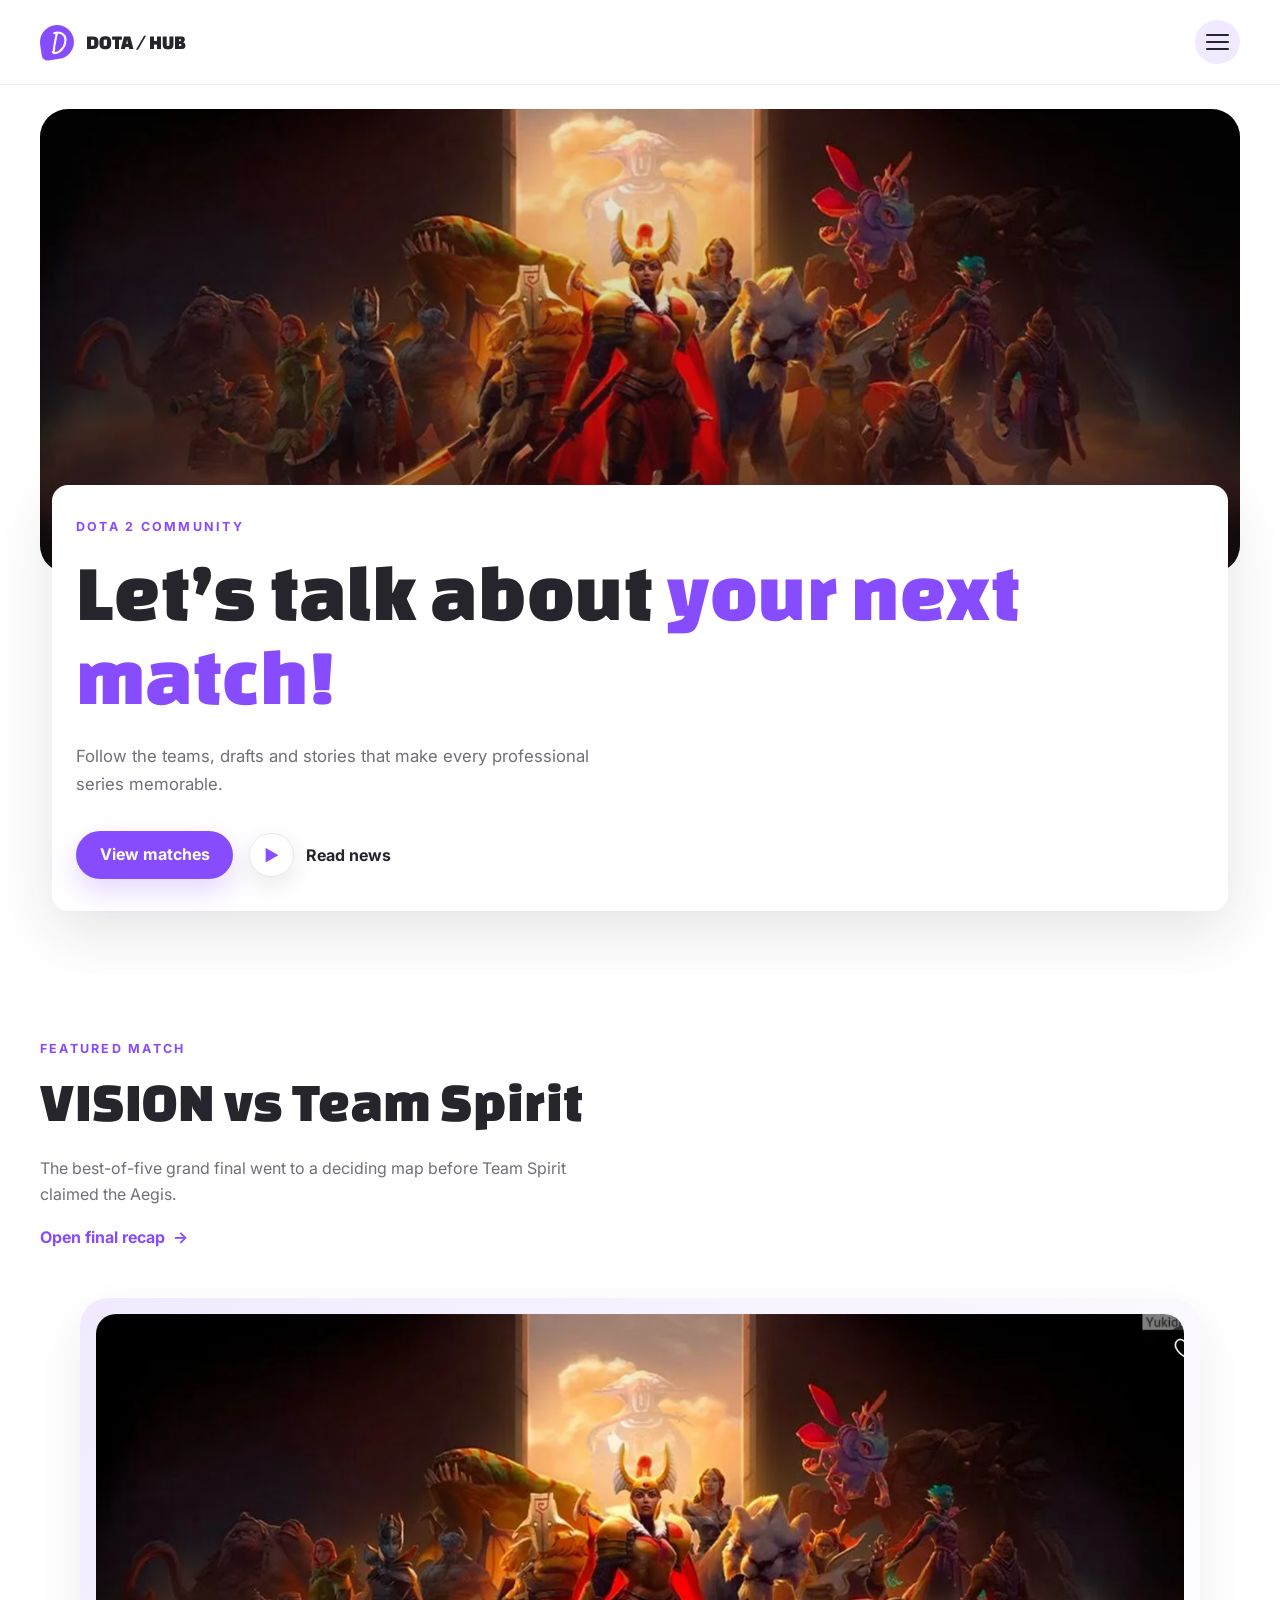
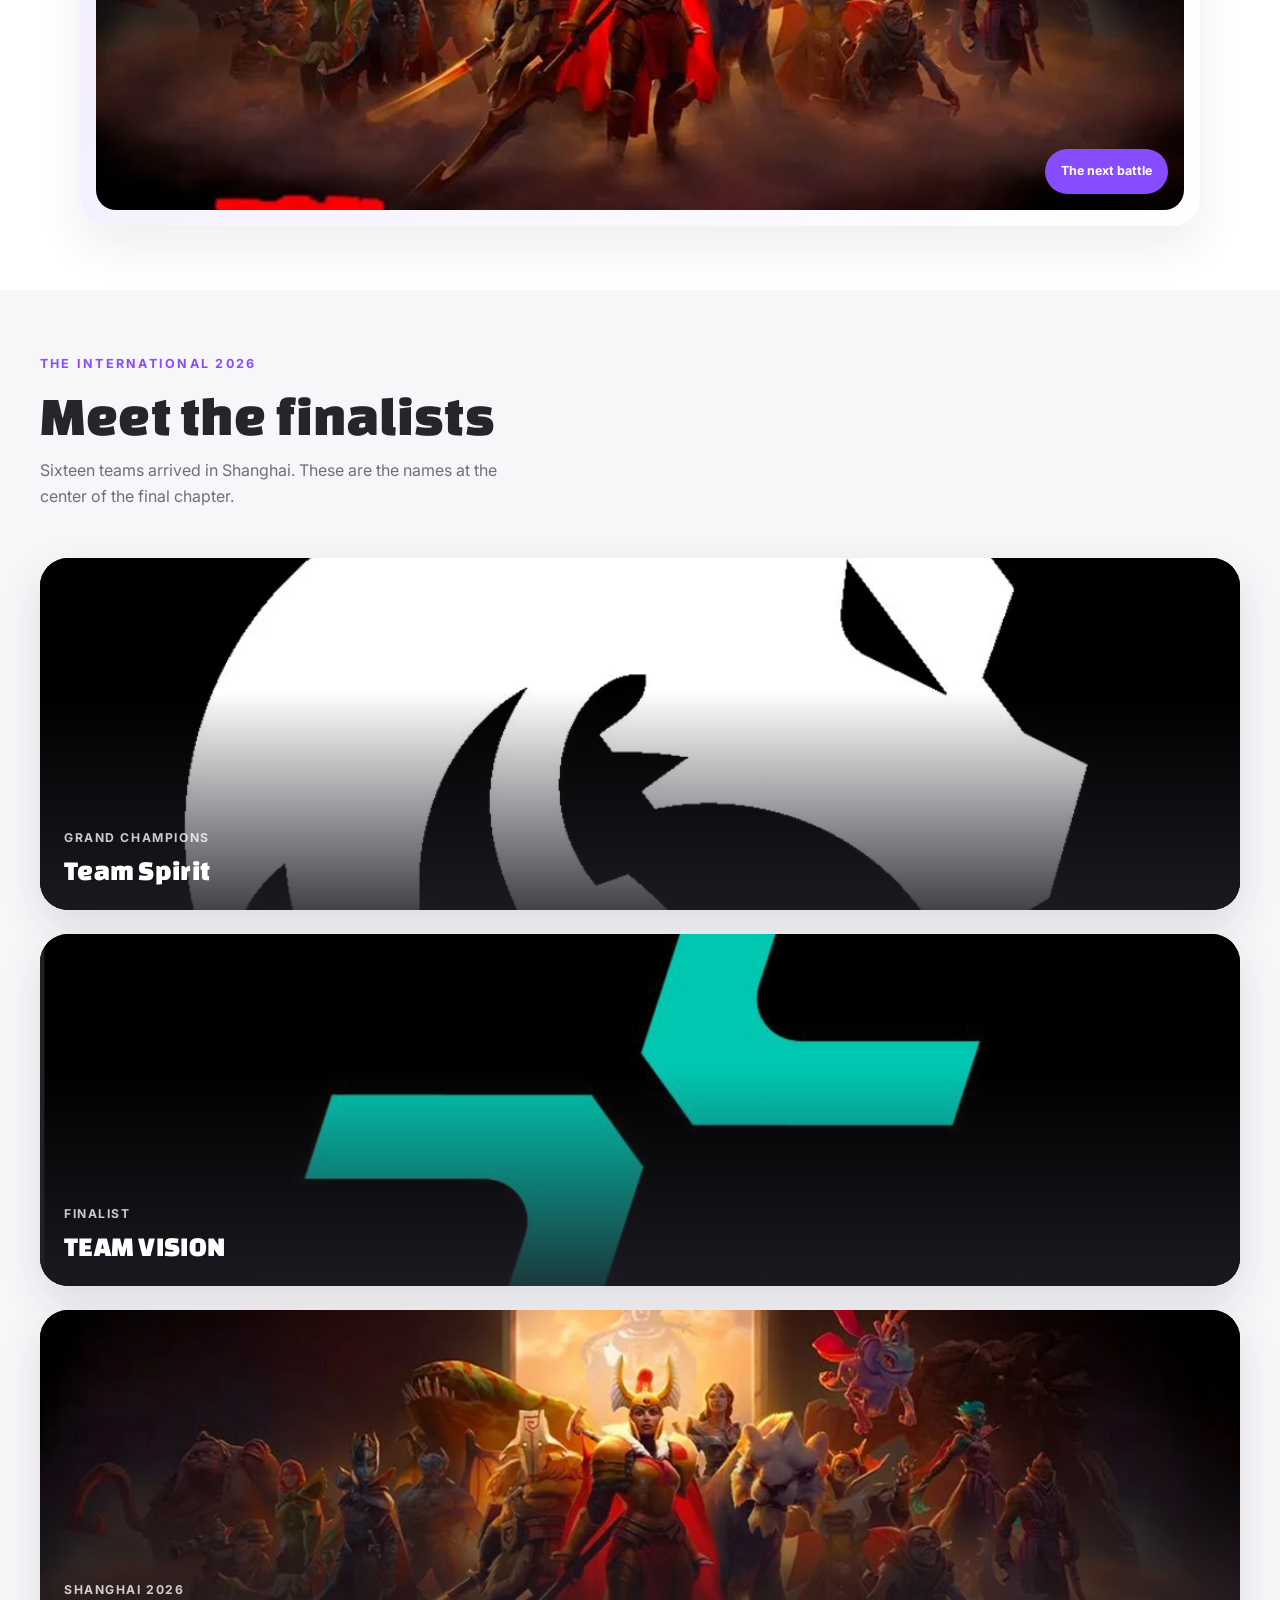
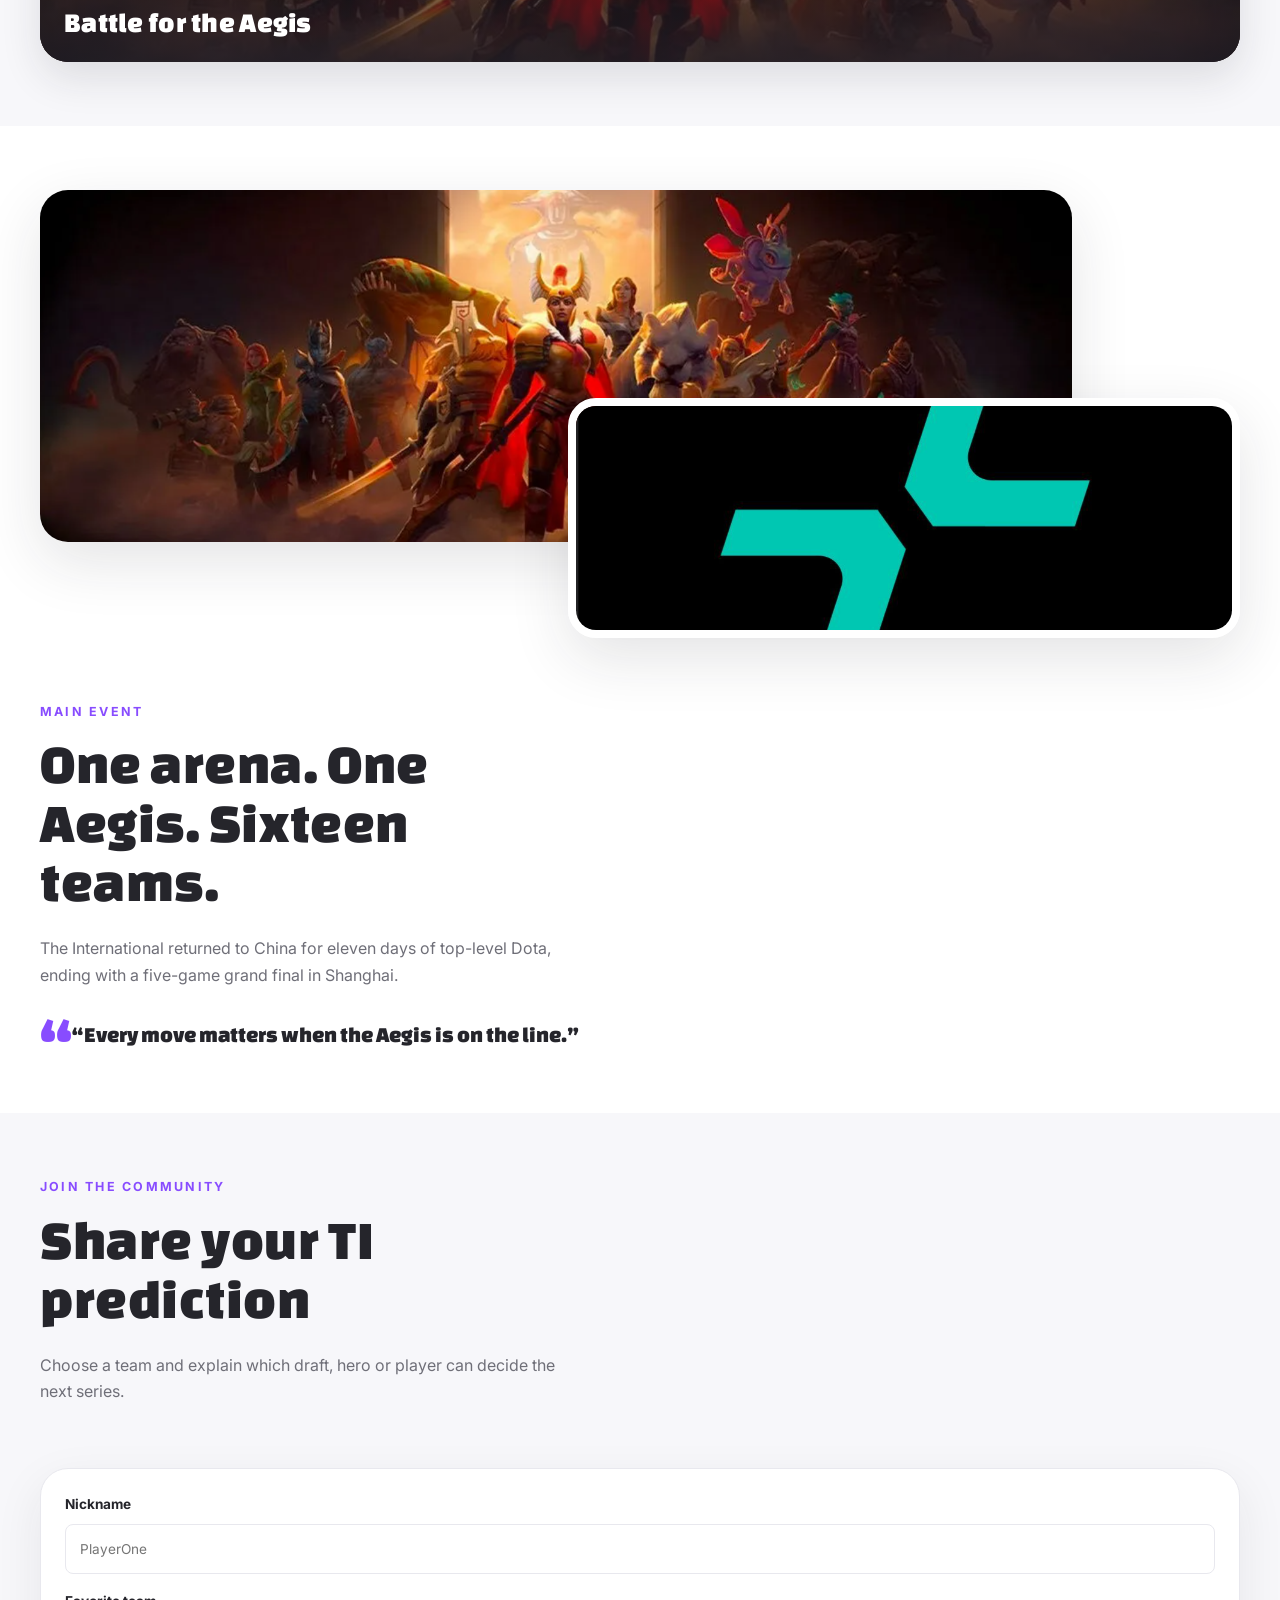
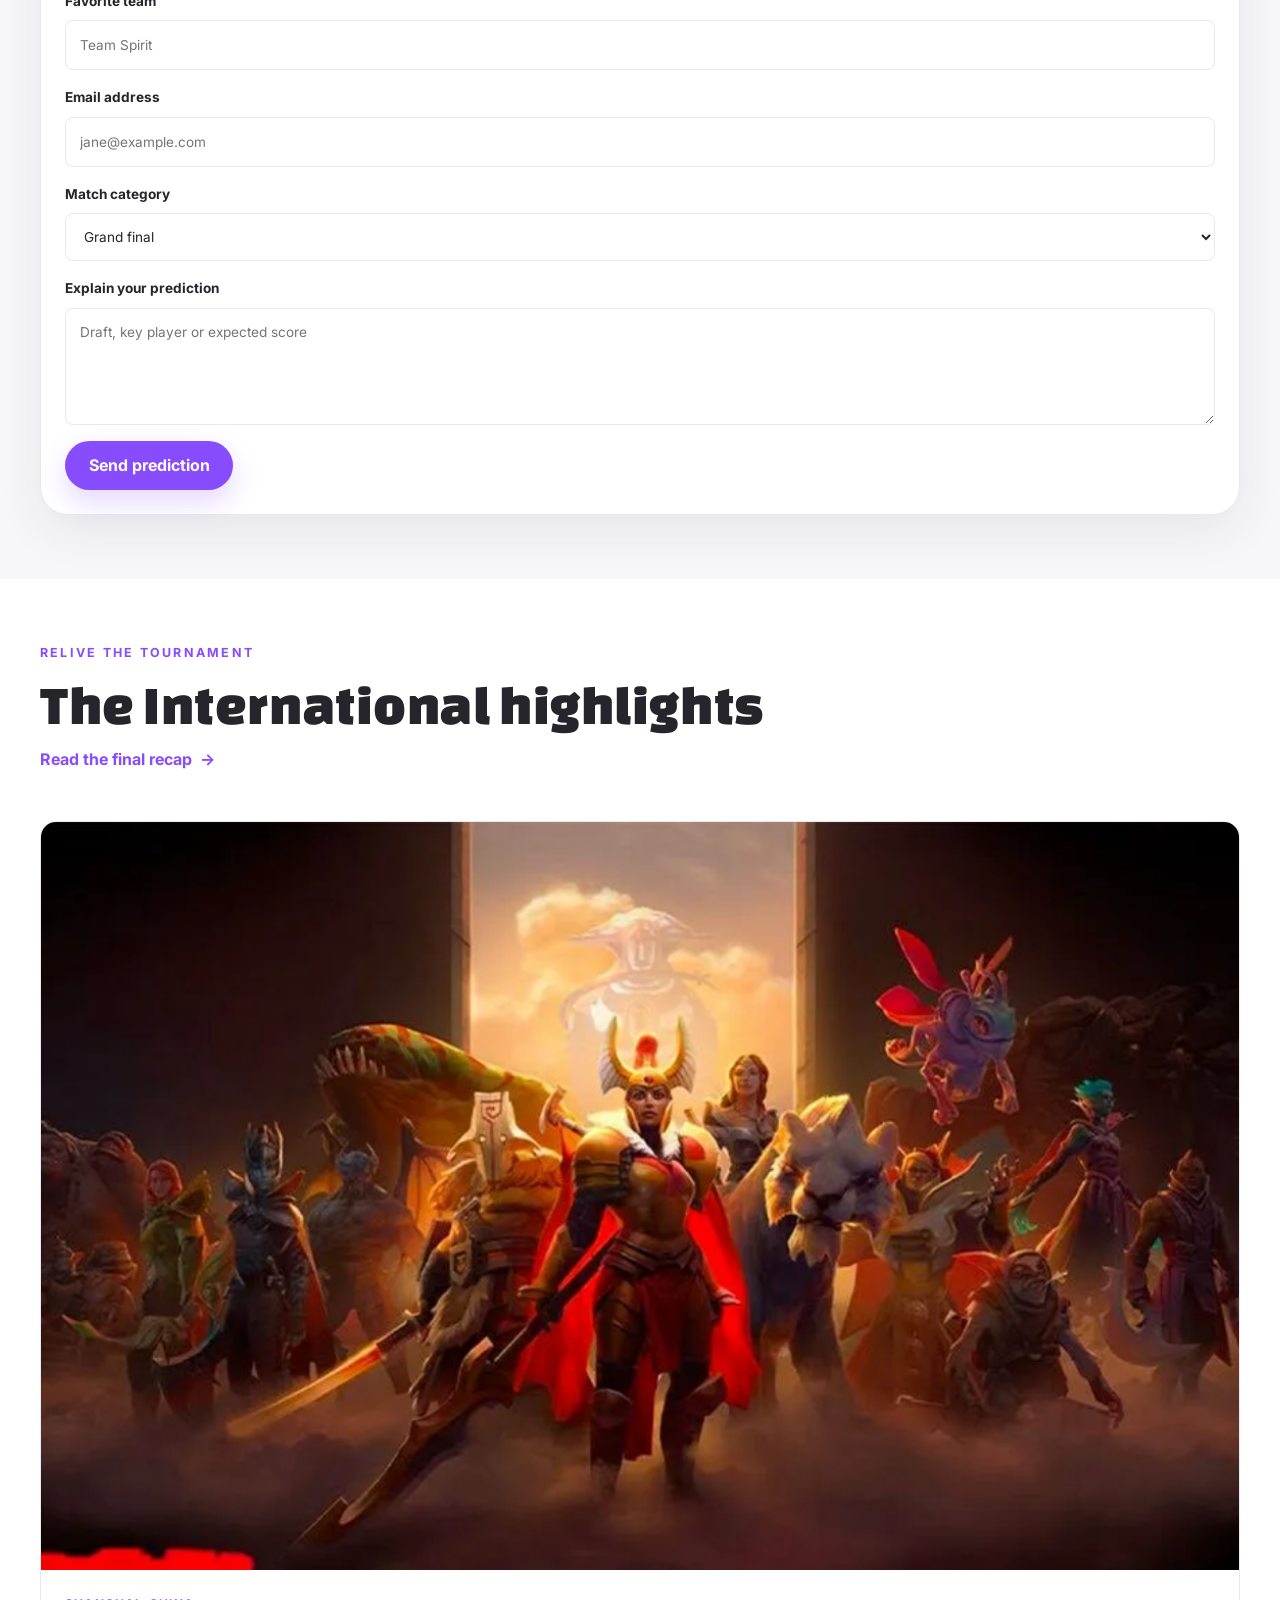
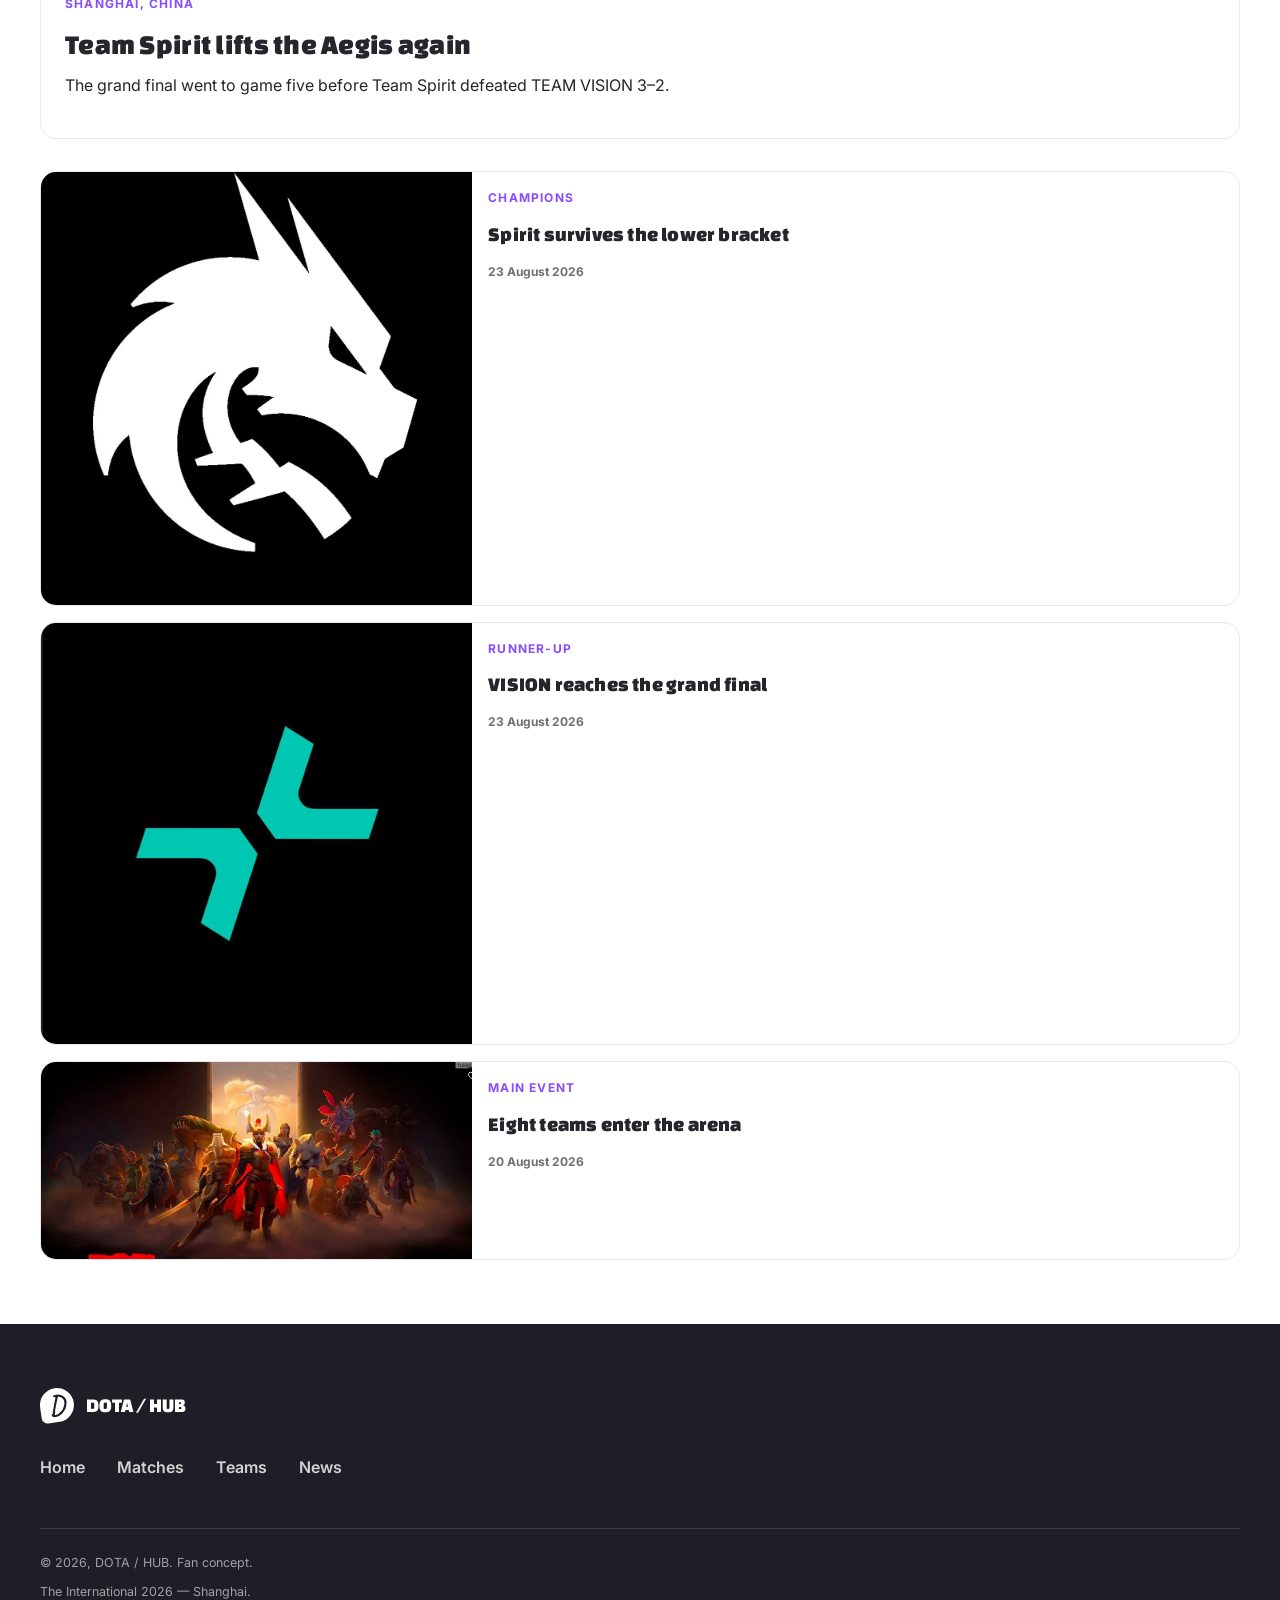
<file: index.html>
<!doctype html>
<html lang="en">
<head>
  <meta charset="utf-8">
  <meta name="viewport" content="width=device-width, initial-scale=1">
  <meta name="description" content="DOTA / HUB — The International 2026 matches, finalists and stories from Shanghai.">
  <title>The International 2026 — DOTA / HUB</title>
  <link rel="preconnect" href="https://fonts.googleapis.com">
  <link rel="preconnect" href="https://fonts.gstatic.com" crossorigin>
  <link href="https://fonts.googleapis.com/css2?family=Caveat:wght@600&family=Changa+One:ital@0;1&family=Inter:wght@400;500;600;700&display=swap" rel="stylesheet">
  <link rel="stylesheet" href="./css/style.css">
</head>
<body>
  <a class="skip-link" href="#main">Skip to main content</a>

  <header class="site-header">
    <div class="container site-header__inner">
      <a class="logo" href="./index.html" aria-label="DOTA HUB home">
        <span class="logo__mark" aria-hidden="true">D</span>
        <span>DOTA / HUB</span>
      </a>

      <nav class="site-nav site-nav--desktop" aria-label="Main navigation">
        <ul class="site-nav__list">
          <li><a class="site-nav__link is-active" href="./index.html" aria-current="page">Home</a></li>
          <li><a class="site-nav__link" href="#matches">Matches</a></li>
          <li><a class="site-nav__link" href="#teams">Teams</a></li>
          <li><a class="site-nav__link" href="./blog.html">News</a></li>
        </ul>
      </nav>

      <nav class="site-header__actions" aria-label="Quick actions">
          <a class="icon-link" href="#highlights" aria-label="Open tournament highlights">
          <svg viewBox="0 0 24 24" fill="none" stroke="currentColor" stroke-linecap="round" stroke-width="1.8" aria-hidden="true"><circle cx="11" cy="11" r="6.5"></circle><path d="m16 16 4 4"></path></svg>
        </a>
        <a class="avatar-link" href="#teams" aria-label="Open team section"><img src="./img/vision-logo.png" alt="" width="1080" height="1080"></a>
      </nav>

      <details class="mobile-menu">
        <summary aria-label="Open navigation"><span></span><span></span><span></span></summary>
        <nav aria-label="Mobile navigation">
          <ul>
            <li><a href="./index.html" aria-current="page">Home</a></li>
            <li><a href="#matches">Matches</a></li>
            <li><a href="#teams">Teams</a></li>
            <li><a href="./blog.html">News</a></li>
          </ul>
        </nav>
      </details>
    </div>
  </header>

  <main id="main">
    <section class="hero" aria-labelledby="hero-title">
      <div class="container hero__layout">
        <div class="hero__media">
          <img src="./img/dota-heroes.png" alt="Dota 2 heroes preparing for battle" width="1612" height="734">
        </div>
        <div class="hero__card">
          <p class="eyebrow">Dota 2 community</p>
          <h1 id="hero-title">Let’s talk about <em>your next match!</em></h1>
          <p>Follow the teams, drafts and stories that make every professional series memorable.</p>
          <div class="hero__actions">
            <a class="button button--primary" href="#matches">View matches</a>
            <a class="play-link" href="./blog.html"><span aria-hidden="true">▶</span> Read news</a>
          </div>
        </div>
      </div>
    </section>

    <section class="featured section" id="matches" aria-labelledby="featured-title">
      <div class="container split-layout">
        <div class="section-copy">
          <p class="eyebrow">Featured match</p>
          <h2 id="featured-title">VISION vs Team Spirit</h2>
          <p>The best-of-five grand final went to a deciding map before Team Spirit claimed the Aegis.</p>
          <a class="text-link" href="./blog.html">Open final recap <span aria-hidden="true">→</span></a>
        </div>
        <figure class="map-card">
          <img src="./img/dota-heroes.png" alt="Dota 2 heroes on the battlefield" width="1612" height="734">
          <figcaption>The next battle</figcaption>
        </figure>
      </div>
    </section>

    <section class="destinations section section--tint" id="teams" aria-labelledby="destinations-title">
      <div class="container">
        <div class="section-heading">
          <div>
            <p class="eyebrow">The International 2026</p>
            <h2 id="destinations-title">Meet the finalists</h2>
          </div>
          <p>Sixteen teams arrived in Shanghai. These are the names at the center of the final chapter.</p>
        </div>
        <ul class="destination-grid">
          <li>
            <article class="destination-card destination-card--tall">
              <img src="./img/team-spirit-logo.png" alt="Team Spirit logo" width="1080" height="1080" loading="lazy">
              <div class="destination-card__body"><p>Grand champions</p><h3>Team Spirit</h3></div>
            </article>
          </li>
          <li>
            <article class="destination-card">
              <img src="./img/vision-logo.png" alt="TEAM VISION logo" width="1080" height="1080" loading="lazy">
              <div class="destination-card__body"><p>Finalist</p><h3>TEAM VISION</h3></div>
            </article>
          </li>
          <li>
            <article class="destination-card">
              <img src="./img/dota-heroes.png" alt="Dota 2 heroes assembled for The International" width="1612" height="734" loading="lazy">
              <div class="destination-card__body"><p>Shanghai 2026</p><h3>Battle for the Aegis</h3></div>
            </article>
          </li>
        </ul>
      </div>
    </section>

    <section class="community section" id="highlights" aria-labelledby="community-title">
      <div class="container community__layout">
        <div class="community__collage">
          <img class="community__photo community__photo--main" src="./img/dota-heroes.png" alt="Dota 2 hero lineup" width="1612" height="734" loading="lazy">
          <img class="community__photo community__photo--small" src="./img/vision-logo.png" alt="TEAM VISION logo" width="1080" height="1080" loading="lazy">
        </div>
        <div class="section-copy">
          <p class="eyebrow">Main event</p>
          <h2 id="community-title">One arena. One Aegis. Sixteen teams.</h2>
          <p>The International returned to China for eleven days of top-level Dota, ending with a five-game grand final in Shanghai.</p>
          <blockquote>“Every move matters when the Aegis is on the line.”</blockquote>
        </div>
      </div>
    </section>

    <section class="story-form section section--tint" id="prediction" aria-labelledby="story-form-title">
      <div class="container story-form__layout">
        <div class="section-copy">
          <p class="eyebrow">Join the community</p>
          <h2 id="story-form-title">Share your TI prediction</h2>
          <p>Choose a team and explain which draft, hero or player can decide the next series.</p>
        </div>
        <form class="story-form__card" action="#submitted">
          <div class="field-row">
            <label>Nickname<input type="text" name="nickname" autocomplete="nickname" placeholder="PlayerOne"></label>
            <label>Favorite team<input type="text" name="favorite-team" placeholder="Team Spirit"></label>
          </div>
          <label>Email address<input type="email" name="email" autocomplete="email" placeholder="jane@example.com"></label>
          <label>Match category
            <select name="category">
              <option>Grand final</option>
              <option>Main event</option>
              <option>Group stage</option>
            </select>
          </label>
          <label>Explain your prediction<textarea name="message" rows="4" placeholder="Draft, key player or expected score"></textarea></label>
          <button class="button button--primary" type="submit">Send prediction</button>
        </form>
      </div>
    </section>

    <section class="recent-stories section" aria-labelledby="recent-title">
      <div class="container">
        <div class="section-heading">
          <div>
            <p class="eyebrow">Relive the tournament</p>
            <h2 id="recent-title">The International highlights</h2>
          </div>
          <a class="text-link" href="./blog.html">Read the final recap <span aria-hidden="true">→</span></a>
        </div>
        <div class="story-grid">
          <article class="story-card story-card--featured">
            <img src="./img/dota-heroes.png" alt="Dota 2 heroes featured at The International" width="1612" height="734" loading="lazy">
            <div class="story-card__body">
              <p class="story-card__meta">Shanghai, China</p>
              <h3><a href="./blog.html">Team Spirit lifts the Aegis again</a></h3>
              <p>The grand final went to game five before Team Spirit defeated TEAM VISION 3–2.</p>
            </div>
          </article>
          <div class="story-list">
            <article class="story-card story-card--compact">
              <img src="./img/team-spirit-logo.png" alt="Team Spirit logo" width="1080" height="1080" loading="lazy">
              <div class="story-card__body"><p class="story-card__meta">Champions</p><h3><a href="./blog.html">Spirit survives the lower bracket</a></h3><time datetime="2026-08-23">23 August 2026</time></div>
            </article>
            <article class="story-card story-card--compact">
              <img src="./img/vision-logo.png" alt="TEAM VISION logo" width="1080" height="1080" loading="lazy">
              <div class="story-card__body"><p class="story-card__meta">Runner-up</p><h3><a href="./blog.html">VISION reaches the grand final</a></h3><time datetime="2026-08-23">23 August 2026</time></div>
            </article>
            <article class="story-card story-card--compact">
              <img src="./img/dota-heroes.png" alt="Dota 2 heroes in the event artwork" width="1612" height="734" loading="lazy">
              <div class="story-card__body"><p class="story-card__meta">Main event</p><h3><a href="./blog.html">Eight teams enter the arena</a></h3><time datetime="2026-08-20">20 August 2026</time></div>
            </article>
          </div>
        </div>
      </div>
    </section>
  </main>

  <footer class="site-footer" id="contact">
    <div class="container site-footer__top">
      <a class="logo logo--light" href="./index.html"><span class="logo__mark" aria-hidden="true">D</span><span>DOTA / HUB</span></a>
      <nav aria-label="Footer navigation">
        <ul class="site-footer__links">
          <li><a href="./index.html">Home</a></li>
          <li><a href="#matches">Matches</a></li>
          <li><a href="#teams">Teams</a></li>
          <li><a href="./blog.html">News</a></li>
        </ul>
      </nav>
    </div>
    <div class="container site-footer__bottom"><p>© 2026, DOTA / HUB. Fan concept.</p><p>The International 2026 — Shanghai.</p></div>
  </footer>
</body>
</html>
</file>
<file: css/style.css>
:root {
  --color-text: #25252b;
  --color-muted: #6f6f78;
  --color-accent: #884cff;
  --color-accent-dark: #6f35e8;
  --color-accent-soft: #f1eaff;
  --color-surface: #fff;
  --color-page: #f7f7fa;
  --color-line: #e8e8ee;
  --color-dark: #1f1e26;
  --font-body: "Inter", Arial, sans-serif;
  --font-display: "Changa One", "Arial Black", sans-serif;
  --font-script: "Caveat", cursive;
  --space-1: 0.25rem;
  --space-2: 0.5rem;
  --space-3: 0.75rem;
  --space-4: 1rem;
  --space-5: 1.5rem;
  --space-6: 2rem;
  --space-7: 3rem;
  --space-8: 4rem;
  --space-9: 6rem;
  --radius-s: 0.5rem;
  --radius-m: 1rem;
  --radius-l: 1.75rem;
  --container: 75rem;
  --reading-width: 45rem;
  --shadow-soft: 0 1.25rem 3.75rem rgb(37 37 43 / 0.12);
}

*,
*::before,
*::after {
  box-sizing: border-box;
}

html {
  scroll-behavior: smooth;
}

body {
  margin: 0;
  overflow-x: hidden;
  color: var(--color-text);
  background: var(--color-surface);
  font-family: var(--font-body);
  font-size: 1rem;
  line-height: 1.65;
}

img {
  display: block;
  max-width: 100%;
  height: auto;
}

svg {
  display: block;
}

a {
  color: inherit;
  text-decoration-thickness: 0.08em;
  text-underline-offset: 0.18em;
}

button,
input,
select,
textarea {
  font: inherit;
}

button,
select {
  cursor: pointer;
}

h1,
h2,
h3,
p,
figure,
blockquote {
  margin-top: 0;
}

h1,
h2,
h3 {
  font-family: var(--font-display);
  font-weight: 400;
  line-height: 1.05;
  letter-spacing: 0.01em;
}

h1 {
  margin-bottom: var(--space-5);
  font-size: clamp(2.75rem, 1.85rem + 4vw, 5.5rem);
}

h2 {
  margin-bottom: var(--space-5);
  font-size: clamp(2.25rem, 1.75rem + 2.2vw, 3.75rem);
}

h3 {
  margin-bottom: var(--space-3);
  font-size: clamp(1.35rem, 1.2rem + 0.7vw, 1.9rem);
}

p {
  margin-bottom: var(--space-4);
}

ul {
  margin: 0;
  padding: 0;
  list-style: none;
}

:focus-visible {
  outline: 3px solid var(--color-accent);
  outline-offset: 4px;
}

.skip-link {
  position: fixed;
  top: var(--space-4);
  left: var(--space-4);
  z-index: 100;
  padding: var(--space-3) var(--space-4);
  transform: translateY(-180%);
  border-radius: var(--radius-s);
  color: #fff;
  background: var(--color-dark);
}

.skip-link:focus {
  transform: translateY(0);
}

.container {
  width: min(calc(100% - 2rem), var(--container));
  margin-inline: auto;
}

.section {
  padding-block: var(--space-8);
}

.section--tint {
  background: var(--color-page);
}

.eyebrow {
  margin-bottom: var(--space-3);
  color: var(--color-accent);
  font-size: 0.78rem;
  font-weight: 700;
  letter-spacing: 0.18em;
  text-transform: uppercase;
}

.section-copy {
  max-width: 34rem;
}

.section-copy > p:not(.eyebrow) {
  color: var(--color-muted);
}

.button {
  display: inline-flex;
  min-height: 2.9rem;
  align-items: center;
  justify-content: center;
  padding: 0.8rem 1.35rem;
  border: 2px solid transparent;
  border-radius: 999px;
  font-weight: 700;
  line-height: 1.2;
  text-align: center;
  text-decoration: none;
  transition: transform 180ms ease, background-color 180ms ease, box-shadow 180ms ease;
}

.button--primary {
  color: #fff;
  background: var(--color-accent);
  box-shadow: 0 0.75rem 1.75rem rgb(136 76 255 / 0.22);
}

.button--primary:hover {
  transform: translateY(-2px);
  background: var(--color-accent-dark);
  box-shadow: 0 1rem 2rem rgb(136 76 255 / 0.3);
}

.button--primary:active {
  transform: translateY(0);
}

.text-link {
  display: inline-flex;
  gap: var(--space-2);
  align-items: center;
  color: var(--color-accent);
  font-weight: 700;
  text-decoration: none;
}

.text-link span {
  transition: transform 180ms ease;
}

.text-link:hover span {
  transform: translateX(0.3rem);
}

.site-header {
  position: relative;
  z-index: 20;
  border-bottom: 1px solid rgb(232 232 238 / 0.8);
  background: rgb(255 255 255 / 0.94);
}

.site-header__inner {
  display: flex;
  min-height: 5.25rem;
  align-items: center;
  justify-content: space-between;
  gap: var(--space-4);
}

.logo {
  display: inline-flex;
  align-items: center;
  gap: var(--space-3);
  font-family: var(--font-display);
  font-size: 1.25rem;
  line-height: 1;
  text-decoration: none;
}

.logo__mark {
  display: grid;
  width: 2.15rem;
  aspect-ratio: 1;
  place-items: center;
  border-radius: 50% 50% 50% 18%;
  color: #fff;
  background: var(--color-accent);
  font-family: var(--font-script);
  font-size: 1.7rem;
  font-weight: 600;
  transform: rotate(-8deg);
}

.site-nav--desktop,
.site-header__actions {
  display: none;
}

.site-nav__list {
  display: flex;
  align-items: center;
  gap: var(--space-6);
}

.site-nav__link {
  position: relative;
  padding-block: var(--space-2);
  color: var(--color-muted);
  font-size: 0.9rem;
  font-weight: 600;
  text-decoration: none;
}

.site-nav__link::after {
  position: absolute;
  right: 0;
  bottom: 0;
  left: 0;
  height: 2px;
  transform: scaleX(0);
  background: var(--color-accent);
  content: "";
  transition: transform 180ms ease;
}

.site-nav__link:hover,
.site-nav__link.is-active {
  color: var(--color-text);
}

.site-nav__link:hover::after,
.site-nav__link.is-active::after {
  transform: scaleX(1);
}

.site-header__actions {
  align-items: center;
  gap: var(--space-4);
}

.icon-link {
  display: grid;
  width: 2.5rem;
  aspect-ratio: 1;
  place-items: center;
  border-radius: 50%;
}

.icon-link:hover {
  background: var(--color-accent-soft);
}

.icon-link svg {
  width: 1.3rem;
  fill: none;
  stroke: currentColor;
  stroke-linecap: round;
  stroke-width: 1.8;
}

.avatar-link {
  width: 2.5rem;
  aspect-ratio: 1;
  overflow: hidden;
  border-radius: 50%;
}

.avatar-link img {
  width: 100%;
  height: 100%;
  object-fit: cover;
}

.mobile-menu {
  position: relative;
}

.mobile-menu summary {
  display: grid;
  width: 2.8rem;
  min-height: 2.8rem;
  align-content: center;
  gap: 0.3rem;
  padding: 0.7rem;
  border-radius: 50%;
  background: var(--color-accent-soft);
  list-style: none;
}

.mobile-menu summary::-webkit-details-marker {
  display: none;
}

.mobile-menu summary span {
  width: 100%;
  height: 2px;
  border-radius: 1px;
  background: var(--color-text);
}

.mobile-menu nav {
  position: absolute;
  top: calc(100% + var(--space-3));
  right: 0;
  width: min(18rem, calc(100vw - 2rem));
  padding: var(--space-3);
  border: 1px solid var(--color-line);
  border-radius: var(--radius-m);
  background: #fff;
  box-shadow: var(--shadow-soft);
}

.mobile-menu a {
  display: block;
  min-height: 2.75rem;
  padding: 0.65rem 0.8rem;
  border-radius: var(--radius-s);
  font-weight: 600;
  text-decoration: none;
}

.mobile-menu a:hover,
.mobile-menu a[aria-current="page"] {
  color: var(--color-accent-dark);
  background: var(--color-accent-soft);
}

.hero {
  padding: var(--space-5) 0 var(--space-8);
  overflow: hidden;
}

.hero__layout {
  position: relative;
}

.hero__media {
  position: relative;
  min-height: 29rem;
  overflow: hidden;
  border-radius: var(--radius-l);
  background: var(--color-page);
}

.hero__media::after {
  position: absolute;
  inset: 0;
  background: linear-gradient(180deg, rgb(31 30 38 / 0.02), rgb(31 30 38 / 0.32));
  content: "";
}

.hero__media img {
  width: 100%;
  height: 29rem;
  object-fit: cover;
  object-position: 53% center;
}

.hero__card {
  position: relative;
  z-index: 2;
  width: calc(100% - 1.5rem);
  margin: -5.5rem auto 0;
  padding: var(--space-6) var(--space-5);
  border-radius: var(--radius-m);
  background: var(--color-surface);
  box-shadow: var(--shadow-soft);
}

.hero__card h1 em {
  color: var(--color-accent);
  font-style: normal;
}

.hero__card > p:not(.eyebrow) {
  max-width: 35rem;
  color: var(--color-muted);
  font-size: 1.05rem;
}

.hero__actions {
  display: flex;
  flex-wrap: wrap;
  gap: var(--space-4);
  align-items: center;
  margin-top: var(--space-6);
}

.play-link {
  display: inline-flex;
  min-height: 2.9rem;
  align-items: center;
  gap: var(--space-3);
  font-weight: 700;
  text-decoration: none;
}

.play-link span {
  display: grid;
  width: 2.8rem;
  aspect-ratio: 1;
  place-items: center;
  border: 1px solid var(--color-line);
  border-radius: 50%;
  color: var(--color-accent);
  background: #fff;
  box-shadow: 0 0.5rem 1.5rem rgb(37 37 43 / 0.1);
}

.split-layout {
  display: grid;
  gap: var(--space-7);
  align-items: center;
}

.map-card {
  position: relative;
  margin-bottom: 0;
  padding: var(--space-4);
  border-radius: var(--radius-l);
  background: linear-gradient(135deg, var(--color-accent-soft), #fff);
  box-shadow: 0 1.25rem 3rem rgb(37 37 43 / 0.08);
}

.map-card img {
  width: 100%;
  border-radius: calc(var(--radius-l) - 0.5rem);
}

.map-card figcaption {
  position: absolute;
  right: var(--space-6);
  bottom: var(--space-6);
  max-width: 12rem;
  padding: var(--space-3) var(--space-4);
  border-radius: 999px;
  color: #fff;
  background: var(--color-accent);
  font-size: 0.78rem;
  font-weight: 700;
  text-align: center;
}

.section-heading {
  display: flex;
  flex-direction: column;
  gap: var(--space-3);
  margin-bottom: var(--space-7);
}

.section-heading h2 {
  margin-bottom: 0;
}

.section-heading > p {
  max-width: 31rem;
  margin-bottom: 0;
  color: var(--color-muted);
}

.destination-grid {
  display: grid;
  gap: var(--space-5);
}

.destination-card {
  position: relative;
  min-height: 22rem;
  overflow: hidden;
  border-radius: var(--radius-l);
  background: var(--color-dark);
  box-shadow: 0 1rem 2.5rem rgb(37 37 43 / 0.12);
  isolation: isolate;
}

.destination-card::after {
  position: absolute;
  inset: 0;
  z-index: -1;
  background: linear-gradient(180deg, transparent 38%, rgb(31 30 38 / 0.84));
  content: "";
}

.destination-card img {
  position: absolute;
  inset: 0;
  z-index: -2;
  width: 100%;
  height: 100%;
  object-fit: cover;
  transition: transform 400ms ease;
}

.destination-card:hover img {
  transform: scale(1.035);
}

.destination-card__body {
  position: absolute;
  right: var(--space-5);
  bottom: var(--space-5);
  left: var(--space-5);
  color: #fff;
}

.destination-card__body p {
  margin-bottom: var(--space-2);
  color: rgb(255 255 255 / 0.78);
  font-size: 0.76rem;
  font-weight: 700;
  letter-spacing: 0.13em;
  text-transform: uppercase;
}

.destination-card__body h3 {
  margin-bottom: 0;
}

.community__layout {
  display: grid;
  gap: var(--space-8);
  align-items: center;
}

.community__collage {
  position: relative;
  min-height: 28rem;
}

.community__photo {
  position: absolute;
  object-fit: cover;
  border-radius: var(--radius-l);
  box-shadow: var(--shadow-soft);
}

.community__photo--main {
  top: 0;
  left: 0;
  width: 86%;
  height: 22rem;
}

.community__photo--small {
  right: 0;
  bottom: 0;
  width: 56%;
  height: 15rem;
  border: 0.55rem solid #fff;
}

.community blockquote {
  position: relative;
  margin: var(--space-6) 0 0;
  padding-left: var(--space-6);
  color: var(--color-text);
  font-family: var(--font-display);
  font-size: 1.35rem;
  line-height: 1.35;
}

.community blockquote::before {
  position: absolute;
  top: -0.75rem;
  left: 0;
  color: var(--color-accent);
  content: "“";
  font-family: var(--font-display);
  font-size: 4rem;
  line-height: 1;
}

.story-form__layout {
  display: grid;
  gap: var(--space-7);
  align-items: start;
}

.story-form__card {
  display: grid;
  gap: var(--space-4);
  padding: var(--space-5);
  border: 1px solid var(--color-line);
  border-radius: var(--radius-l);
  background: #fff;
  box-shadow: 0 1rem 3rem rgb(37 37 43 / 0.08);
}

.field-row {
  display: grid;
  gap: var(--space-4);
}

.story-form label {
  display: grid;
  gap: var(--space-2);
  color: var(--color-text);
  font-size: 0.85rem;
  font-weight: 700;
}

.story-form input,
.story-form select,
.story-form textarea {
  width: 100%;
  min-height: 3rem;
  padding: 0.8rem 0.9rem;
  border: 1px solid var(--color-line);
  border-radius: var(--radius-s);
  color: var(--color-text);
  background: #fff;
  font-weight: 400;
}

.story-form textarea {
  min-height: 7rem;
  resize: vertical;
}

.story-form input:hover,
.story-form select:hover,
.story-form textarea:hover {
  border-color: #c9b7ef;
}

.story-form__card .button {
  justify-self: start;
}

.story-grid {
  display: grid;
  gap: var(--space-6);
}

.story-card {
  overflow: hidden;
  border: 1px solid var(--color-line);
  border-radius: var(--radius-m);
  background: #fff;
  transition: transform 180ms ease, box-shadow 180ms ease;
}

.story-card:hover {
  transform: translateY(-3px);
  box-shadow: 0 1rem 2.5rem rgb(37 37 43 / 0.1);
}

.story-card > img {
  width: 100%;
  aspect-ratio: 16 / 10;
  object-fit: cover;
}

.story-card__body {
  padding: var(--space-5);
}

.story-card__body h3 a {
  text-decoration: none;
}

.story-card__body h3 a:hover {
  color: var(--color-accent-dark);
}

.story-card__meta,
.story-card time {
  color: var(--color-accent);
  font-size: 0.75rem;
  font-weight: 700;
  letter-spacing: 0.1em;
  text-transform: uppercase;
}

.story-list {
  display: grid;
  gap: var(--space-4);
}

.story-card--compact {
  display: grid;
  grid-template-columns: minmax(7rem, 36%) 1fr;
}

.story-card--compact > img {
  height: 100%;
  aspect-ratio: auto;
}

.story-card--compact .story-card__body {
  padding: var(--space-4);
}

.story-card--compact h3 {
  font-size: 1.25rem;
}

.story-card--compact time {
  color: var(--color-muted);
  letter-spacing: 0;
  text-transform: none;
}

.site-footer {
  padding-top: var(--space-8);
  color: #fff;
  background: var(--color-dark);
}

.logo--light .logo__mark {
  color: var(--color-dark);
  background: #fff;
}

.site-footer__top {
  display: flex;
  flex-direction: column;
  gap: var(--space-6);
  padding-bottom: var(--space-7);
}

.site-footer__links {
  display: flex;
  flex-wrap: wrap;
  gap: var(--space-4) var(--space-6);
}

.site-footer__links a {
  color: rgb(255 255 255 / 0.8);
  font-weight: 600;
  text-decoration: none;
}

.site-footer__links a:hover {
  color: #fff;
}

.site-footer__bottom {
  display: flex;
  flex-direction: column;
  gap: var(--space-2);
  padding-block: var(--space-5);
  border-top: 1px solid rgb(255 255 255 / 0.14);
  color: rgb(255 255 255 / 0.58);
  font-size: 0.78rem;
}

.site-footer__bottom p {
  margin: 0;
}

.article {
  padding-top: var(--space-8);
}

.article-header {
  display: grid;
  gap: var(--space-5);
  margin-bottom: var(--space-7);
}

.article-header h1 {
  margin-bottom: 0;
}

.author {
  display: flex;
  align-items: center;
  gap: var(--space-3);
}

.author img {
  width: 3.5rem;
  height: 3.5rem;
  object-fit: cover;
  border-radius: 50%;
}

.author p {
  display: grid;
  margin: 0;
  line-height: 1.4;
}

.author strong {
  font-size: 0.9rem;
}

.author span {
  color: var(--color-muted);
  font-size: 0.75rem;
}

.article-hero {
  position: relative;
  margin-bottom: var(--space-8);
  overflow: hidden;
  border-radius: var(--radius-l);
  isolation: isolate;
}

.article-hero::after {
  position: absolute;
  inset: 0;
  z-index: 1;
  background: linear-gradient(180deg, transparent 42%, rgb(31 30 38 / 0.54));
  content: "";
}

.article-hero > img {
  width: 100%;
  min-height: 26rem;
  max-height: 44rem;
  object-fit: cover;
}

.article-hero figcaption {
  position: absolute;
  bottom: var(--space-5);
  left: var(--space-5);
  z-index: 2;
  margin: 0;
  color: #fff;
  font-family: var(--font-script);
  font-size: clamp(2.25rem, 1.5rem + 3vw, 4.8rem);
  line-height: 1;
}

.article-hero__play {
  position: absolute;
  right: var(--space-5);
  bottom: var(--space-5);
  z-index: 2;
  display: grid;
  width: 4rem;
  aspect-ratio: 1;
  place-items: center;
  border-radius: 50%;
  color: #fff;
  background: var(--color-accent);
  text-decoration: none;
  box-shadow: 0 0.75rem 2rem rgb(31 30 38 / 0.25);
}

.article-body {
  max-width: calc(var(--reading-width) + 2rem);
  padding-bottom: var(--space-9);
}

.article-body section {
  margin-inline: auto;
}

.article-body section + section {
  margin-top: var(--space-8);
}

.article-body p:not(.eyebrow) {
  color: #55555f;
}

.article-body .article-lead {
  color: var(--color-text);
  font-size: 1.2rem;
  line-height: 1.7;
}

.article-gallery {
  display: grid;
  gap: var(--space-4);
  margin-block: var(--space-8);
}

.article-gallery img {
  width: 100%;
  height: 19rem;
  object-fit: cover;
  border-radius: var(--radius-m);
}

@media (prefers-reduced-motion: reduce) {
  *,
  *::before,
  *::after {
    scroll-behavior: auto !important;
    transition-duration: 0.01ms !important;
    animation-duration: 0.01ms !important;
    animation-iteration-count: 1 !important;
  }
}
</file>
